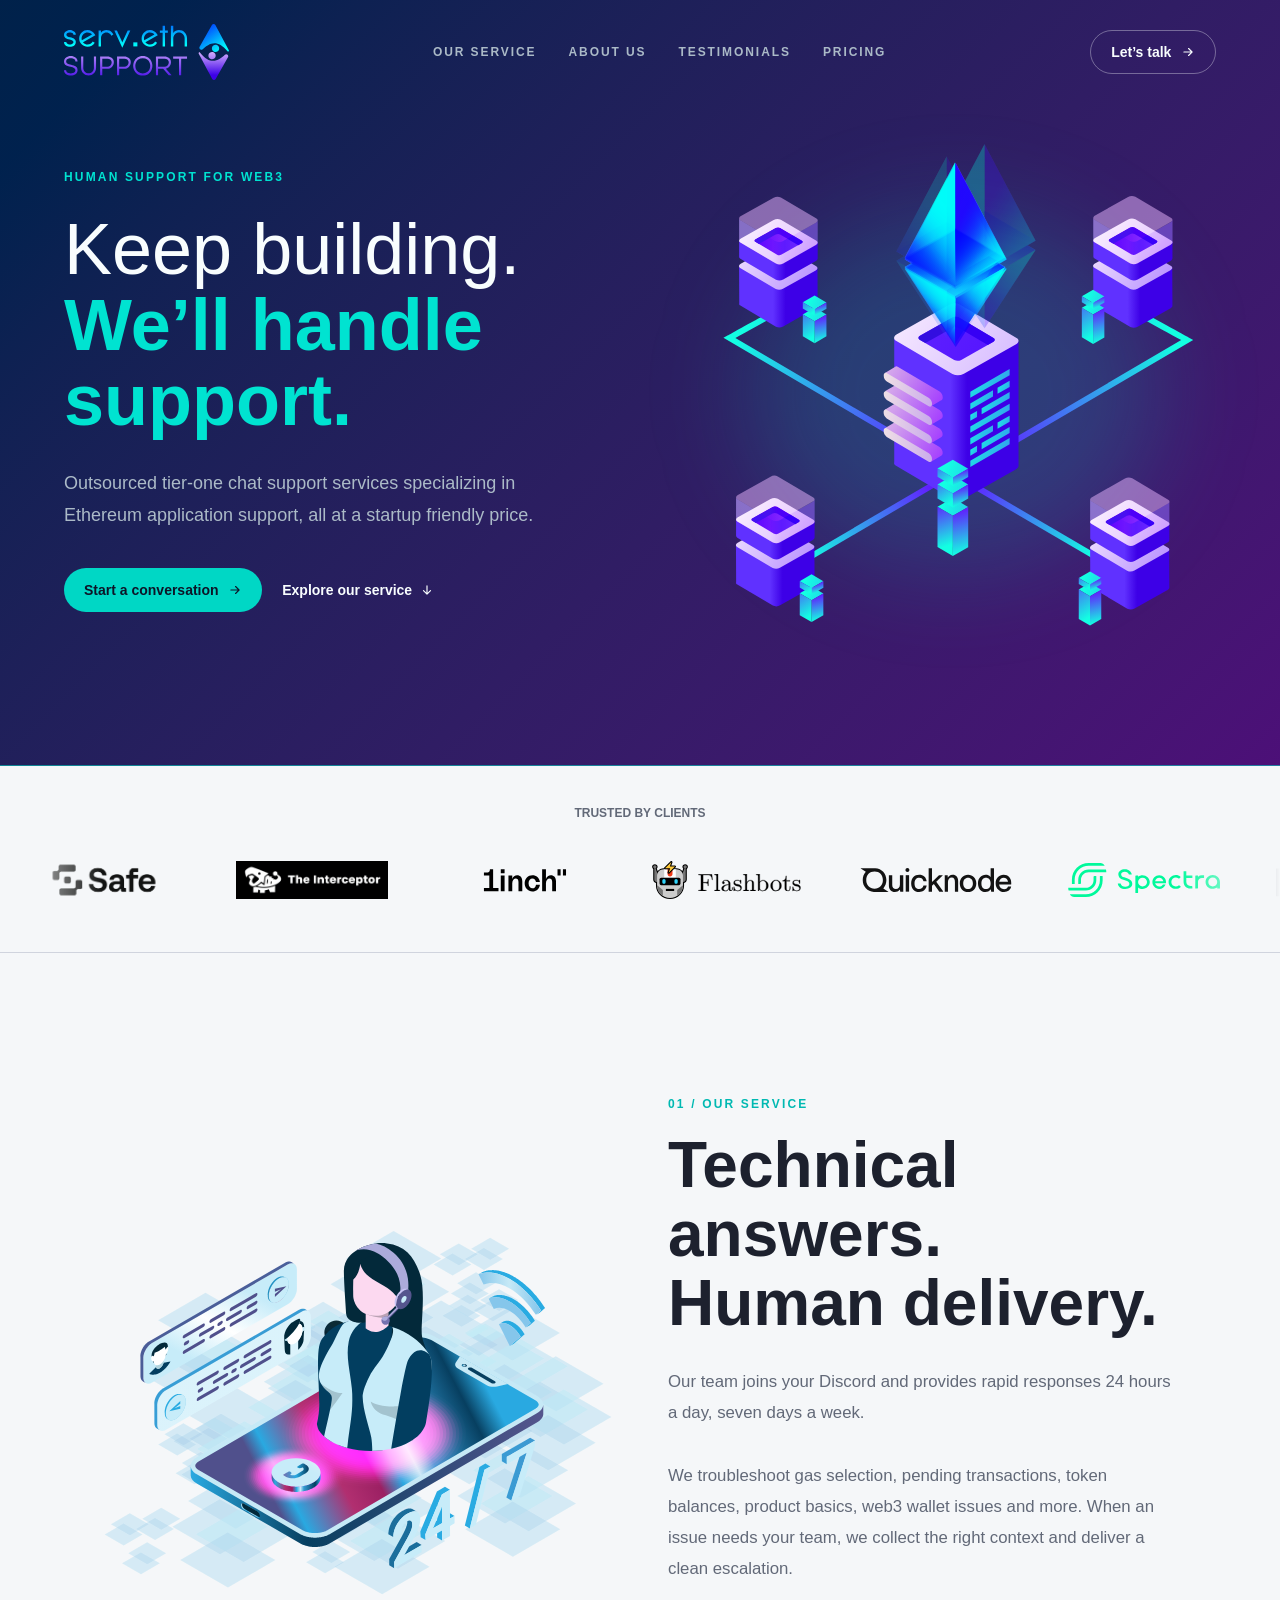
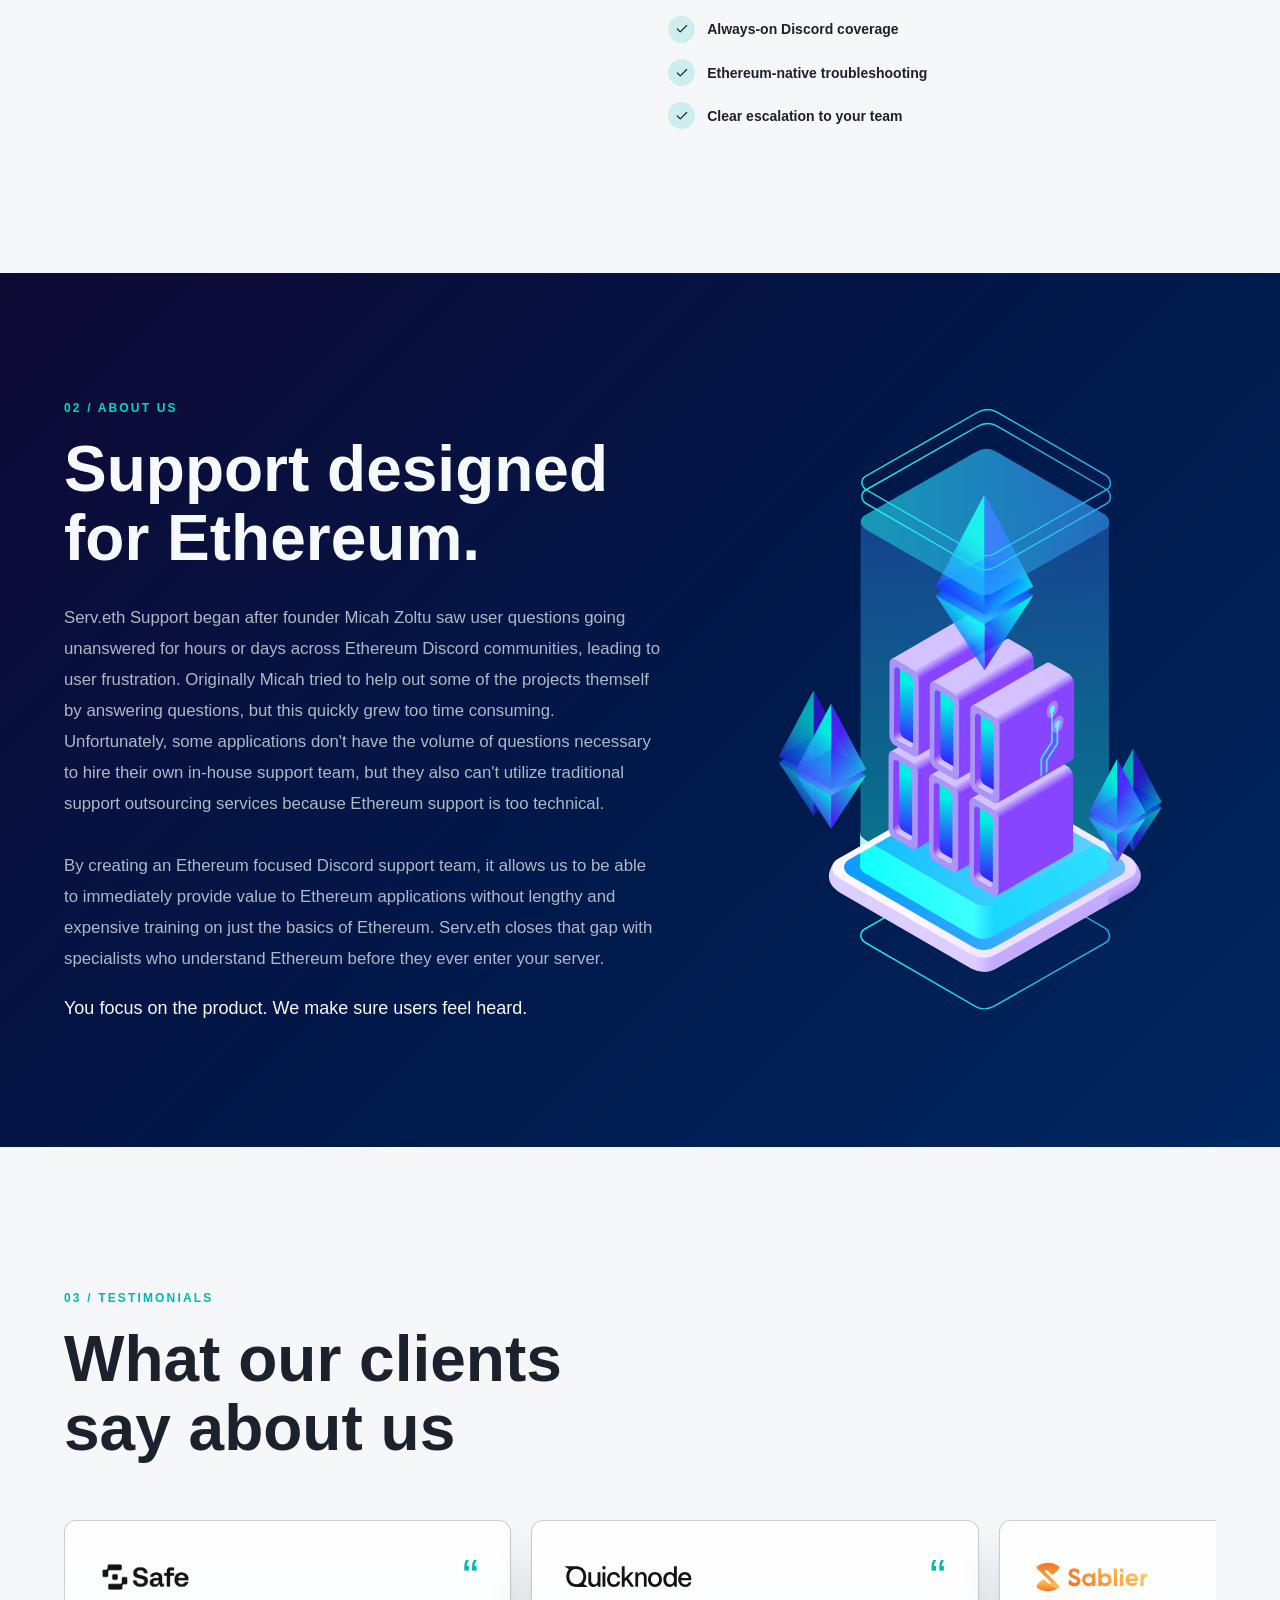
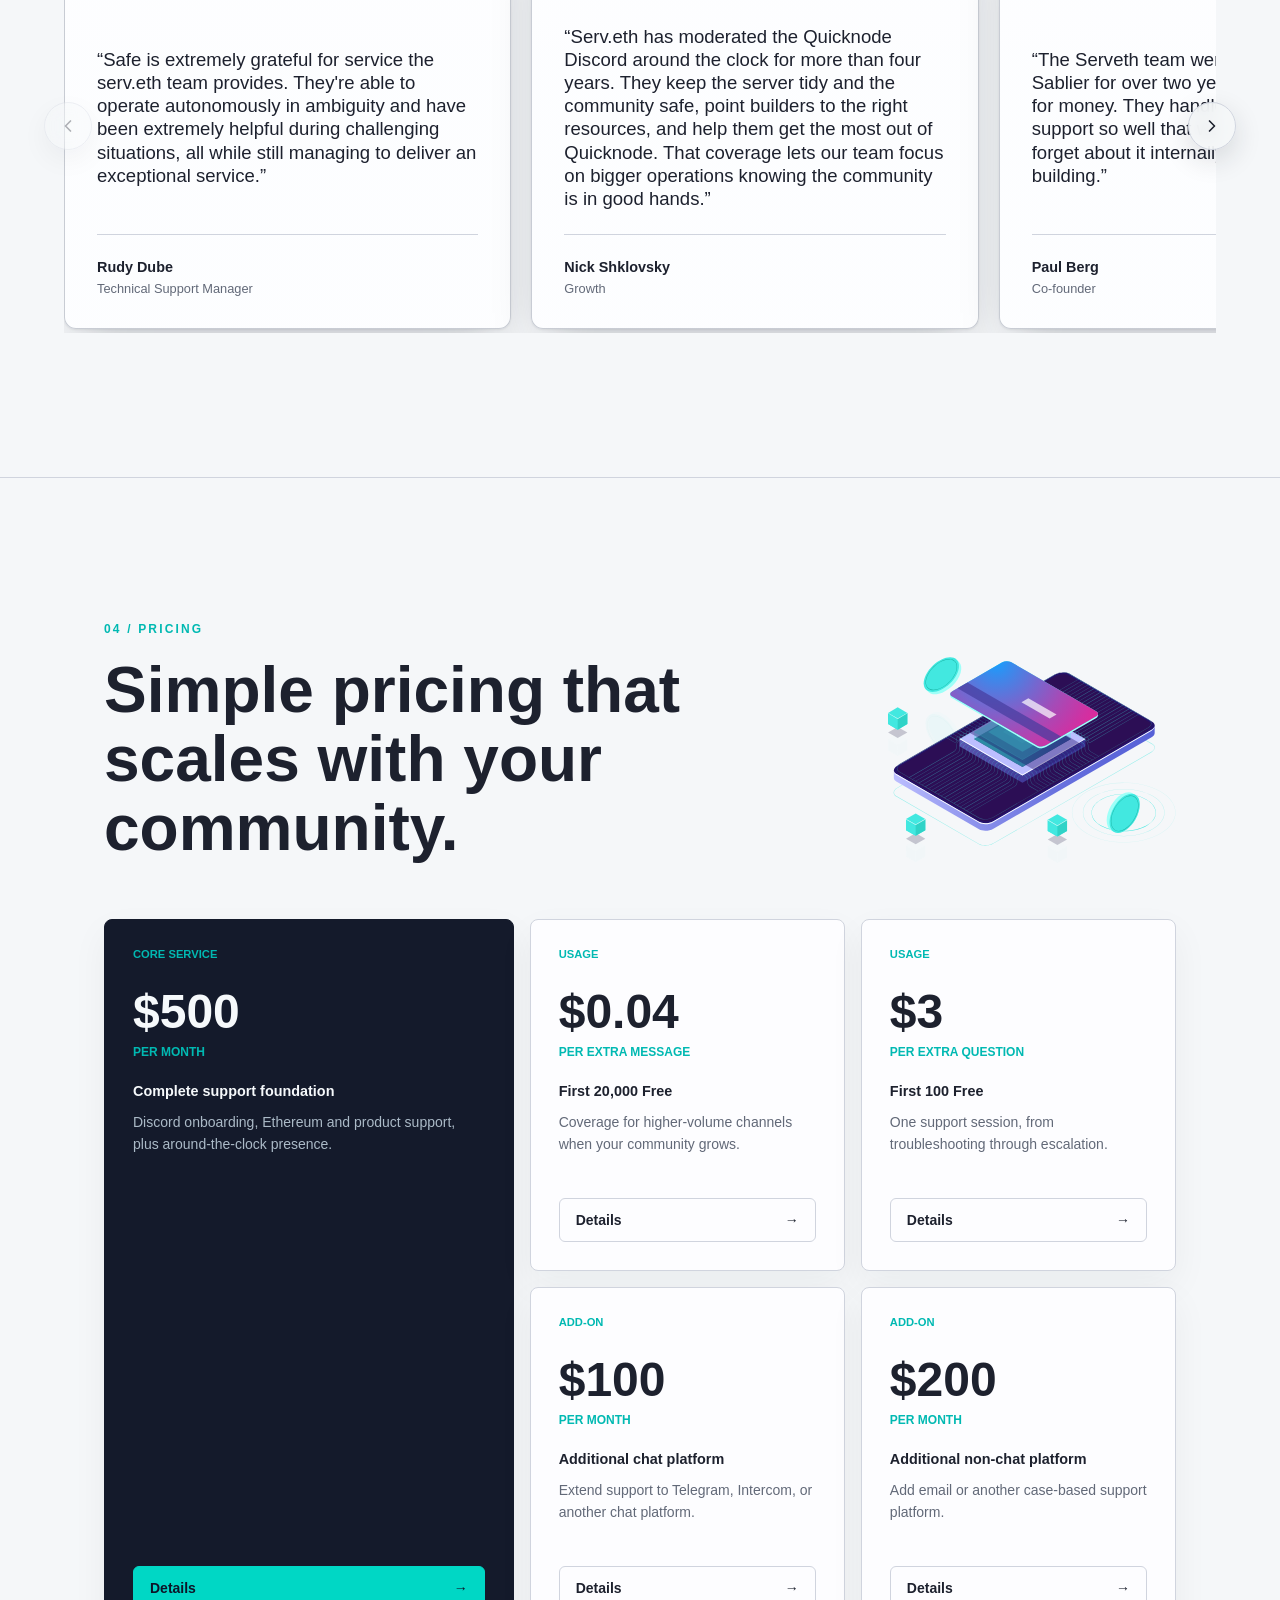
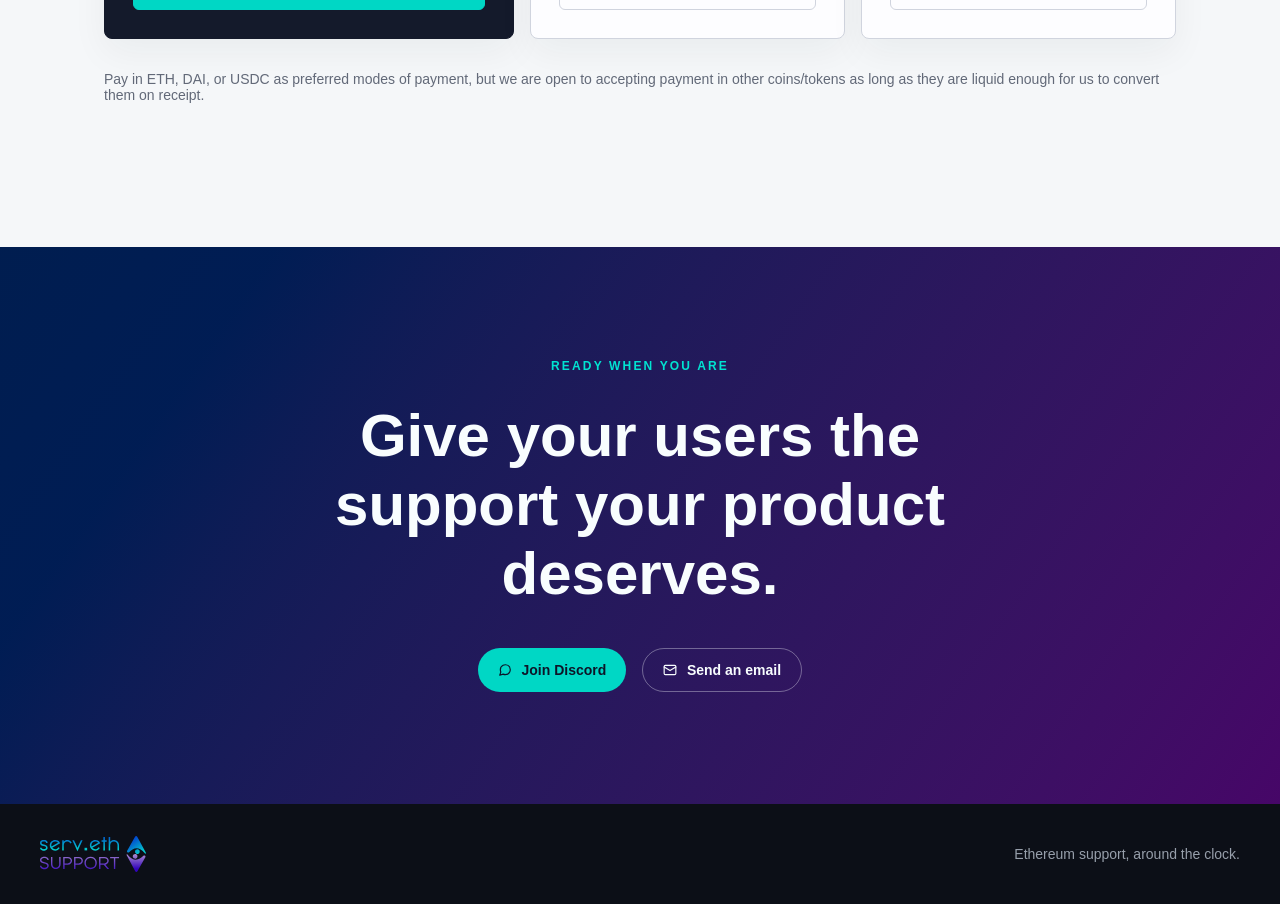
<file: index.html>
<!doctype html>
<html lang="en">
	<head>
		<meta charset="utf-8">
		<meta name="viewport" content="width=device-width, initial-scale=1">   
		<meta name="description" content="Specialized 24/7 Discord support for Ethereum applications, with crypto-friendly payments and startup-friendly pricing." />
		<meta name="author" content="Serv.eth" />
		<meta property="og:type" content="website" />
		<meta property="og:title" content="Serv.eth — Ethereum Support" />
		<meta property='og:url' content='https://serv.eth/' />
		<meta property='og:image' content='https://serveth.support/img/serveth-text-stacked-logo-gradient-right.png' />
		<meta property='og:image:width' content='1600' />
		<meta property='og:image:width' content='600' />
		<meta property='og:image' content='https://serveth.support/img/serveth-gradient-square-transparent-small.png' />
		<meta property='og:image:width' content='337' />
		<meta property='og:image:width' content='337' />
		<meta property="og:description" content="Supporting your Ethereum application so you can focus on building! We provide outsourced tier 1 chat support services specializing in Ethereum application support, all at a startup friendly price." />
		<meta property='og:determiner' content='' />
		<meta name="twitter:card" content="summary_large_image" />
		<meta property='twitter:image' content='https://serveth.support/img/serveth-gradient-square-transparent-small.png'/>

		<link rel='icon' href='./img/favicon.png' type='image/png'>
		<link rel="stylesheet" href="styles.css" />

		<title>Serv.eth — Ethereum Support, Around the Clock</title>
	</head>
	<body>
		<main>
			<!-- Hero -->
			<section id="home" class="hero">
				<nav class="nav" aria-label="Primary navigation">
					<a href="#home" aria-label="Serv.eth home">
						<img class="nav-logo" src="img/logo.svg" alt="Serv.eth" />
					</a>
					<div class="nav-links">
						<a class="nav-link" href="#service">Our service</a>
						<a class="nav-link" href="#about">About us</a>
						<a class="nav-link" href="#testimonials">Testimonials</a>
						<a class="nav-link" href="#pricing">Pricing</a>
					</div>
					<a class="outline-button" href="#contact">
						Let’s talk
						<svg class="icon" viewBox="0 0 24 24" aria-hidden="true"><path d="M5 12h14M13 6l6 6-6 6" /></svg>
					</a>
				</nav>

				<div class="hero-grid">
					<div class="hero-copy">
						<p class="eyebrow">Human support for web3</p>
						<h1 class="hero-title">Keep building.<br /><strong>We’ll handle support.</strong></h1>
						<p class="hero-sub">
							Outsourced tier-one chat support services specializing in Ethereum application support, all at a
							startup friendly price.
						</p>
						<div class="hero-actions">
							<a href="#contact" class="primary-button">
								Start a conversation
								<svg class="icon" viewBox="0 0 24 24" aria-hidden="true"><path d="M5 12h14M13 6l6 6-6 6" /></svg>
							</a>
							<a href="#service" class="text-link">
								Explore our service
								<svg class="icon" viewBox="0 0 24 24" aria-hidden="true"><path d="M12 5v14M6 13l6 6 6-6" /></svg>
							</a>
				</div>
				</div>
					<div class="hero-art">
						<div class="hero-art-glow"></div>
						<img src="img/main-image.svg" alt="Abstract Ethereum support network illustration" />
				</div>
				</div>
			</section>

			<!-- Logo marquee loop -->
			<section class="marquee-section" aria-labelledby="clients-title">
				<p id="clients-title" class="marquee-title">Trusted by Clients</p>
				<div class="marquee-mask" role="region" aria-label="Serv.eth clients">
					<div class="marquee-track">
						<div class="logo-set">
							<div class="client-logo"><img src="img/c_logo-Safe.png" alt="Safe" /></div>
							<div class="client-logo"><img src="img/c_logo-Interceptor.png" alt="Interceptor" /></div>
							<div class="client-logo"><img src="img/c_logo-1inch.svg" alt="1inch" /></div>          
							<div class="client-logo"><img src="img/c_logo-Flashbots.svg" alt="Flashbots" /></div>
							<div class="client-logo"><img src="img/c_logo-Quicknode.svg" alt="Quicknode" /></div>
							<div class="client-logo"><img src="img/c_logo-Spectra.svg" alt="Spectra" /></div>			 
							<div class="client-logo"><img src="img/c_logo-Mento.svg" alt="Mento" /></div>              
							<div class="client-logo"><img src="img/c_logo-Umbra.png" alt="Umbra" /></div>
							<div class="client-logo"><img src="img/c_logo-Enso.svg" alt="Enso" /></div>
							<div class="client-logo"><img src="img/c_logo-Rundiffusion1.webp" alt="Rundiffusion" /></div>
							<div class="client-logo"><img src="img/c_logo-Uniswap.svg" alt="Uniswap" /></div>              
							<div class="client-logo"><img src="img/c_logo-Nethermind.svg" alt="Nethermind" /></div>
							<div class="client-logo"><img src="img/c_logo-Sablier.svg" alt="Sablier" /></div>
							<div class="client-logo"><img src="img/c_logo-Integral.png" alt="Integral" /></div>			  
							<div class="client-logo"><img src="img/c_logo-Mycelium.png" alt="Mycelium" /></div>
							<div class="client-logo"><img src="img/c_logo-Oiler.svg" alt="Oiler" /></div>              
				</div>
						<div class="logo-set" aria-hidden="true">
							<div class="client-logo"><img src="img/c_logo-Safe.png" alt="" /></div>
							<div class="client-logo"><img src="img/c_logo-Interceptor.png" alt="" /></div>
							<div class="client-logo"><img src="img/c_logo-1inch.svg" alt="" /></div>        
							<div class="client-logo"><img src="img/c_logo-Flashbots.svg" alt="" /></div>
							<div class="client-logo"><img src="img/c_logo-Quicknode.svg" alt="" /></div>
							<div class="client-logo"><img src="img/c_logo-Spectra.svg" alt="" /></div>			  	
							<div class="client-logo"><img src="img/c_logo-Mento.svg" alt="" /></div>            
							<div class="client-logo"><img src="img/c_logo-Umbra.png" alt="" /></div>
							<div class="client-logo"><img src="img/c_logo-Enso.svg" alt="" /></div>
							<div class="client-logo"><img src="img/c_logo-Rundiffusion1.webp" alt="" /></div>
							<div class="client-logo"><img src="img/c_logo-Uniswap.svg" alt="" /></div>             
							<div class="client-logo"><img src="img/c_logo-Nethermind.svg" alt="" /></div>
							<div class="client-logo"><img src="img/c_logo-Sablier.svg" alt="" /></div>
							<div class="client-logo"><img src="img/c_logo-Integral.png" alt="" /></div>            			 
							<div class="client-logo"><img src="img/c_logo-Mycelium.png" alt="" /></div>
							<div class="client-logo"><img src="img/c_logo-Oiler.svg" alt="" /></div>
				</div>
				</div>
				</div>
			</section>

			<!-- Service -->
			<section class="content-section split"> 
				<div class="service-art-col">
					<img class="service-art" src="img/service-img.svg" alt="Customer support specialist illustration" loading="lazy" />
				</div>
				<div class="service-copy-col">
					<p id="service" class="section-kicker">01 / Our service</p> 
					<h2 class="section-title">Technical answers.<br />Human delivery.</h2>
					<p class="section-copy">
						Our team joins your Discord and provides rapid responses 24 hours a day, seven days a week.
						<br /><br />
						We troubleshoot gas selection, pending transactions, token balances, product basics, web3 wallet issues
						and more. When an issue needs your team, we collect the right context and deliver a clean escalation.
					</p>
					<ul class="feature-list">
						<li>
							<span class="check-icon"><svg class="icon" viewBox="0 0 24 24" aria-hidden="true"><path d="M20 6 9 17l-5-5" /></svg></span>
							Always-on Discord coverage
						</li>
						<li>
							<span class="check-icon"><svg class="icon" viewBox="0 0 24 24" aria-hidden="true"><path d="M20 6 9 17l-5-5" /></svg></span>
							Ethereum-native troubleshooting
						</li>
						<li>
							<span class="check-icon"><svg class="icon" viewBox="0 0 24 24" aria-hidden="true"><path d="M20 6 9 17l-5-5" /></svg></span>
							Clear escalation to your team
						</li>
					</ul>
				</div>
			</section>

			<!-- About -->
			<section class="about-band">
				<div class="about-inner">
					<div>
						<p id="about" class="section-kicker about-kicker">02 / About us</p> 
						<h2 class="section-title about-title">Support designed for Ethereum.</h2>
						<p class="section-copy about-copy">
							Serv.eth Support began after founder Micah Zoltu saw user questions going unanswered for hours or days
							across Ethereum Discord communities, leading to user frustration. Originally Micah tried to help out
							some of the projects themself by answering questions, but this quickly grew too time consuming.
							Unfortunately, some applications don't have the volume of questions necessary to hire their own
							in-house support team, but they also can't utilize traditional support outsourcing services because
							Ethereum support is too technical.
							<br /><br />
							By creating an Ethereum focused Discord support team, it allows us to be able to immediately provide
							value to Ethereum applications without lengthy and expensive training on just the basics of Ethereum.
							Serv.eth closes that gap with specialists who understand Ethereum before they ever enter your server.
						</p>
						<p class="about-line">You focus on the product. We make sure users feel heard.</p>
				</div>
					<img class="about-art" src="img/about-image.svg" alt="Serv.eth team collaboration illustration" loading="lazy" />
				</div>
			</section>

			<!-- Testimonials -->
			<section class="testimonials-section"> 
				<div class="testimonials-inner">
					<div class="testimonials-heading">
						<div>
							<p id="testimonials" class="section-kicker">03 / Testimonials</p> 
							<h2 class="section-title">What our clients say about us</h2>
				</div>
				</div>
					<div class="testimonial-carousel" role="region" aria-roledescription="carousel" aria-label="Client testimonials" tabindex="0">
						<button type="button" class="carousel-arrow prev testimonial-prev" aria-label="Previous testimonial"><svg class="icon" viewBox="0 0 24 24" aria-hidden="true"><path d="m15 18-6-6 6-6" /></svg></button>
						<button type="button" class="carousel-arrow next testimonial-next" aria-label="Next testimonial"><svg class="icon" viewBox="0 0 24 24" aria-hidden="true"><path d="m9 18 6-6-6-6" /></svg></button>  
						<div class="testimonial-viewport">
							<div class="testimonial-track">
								<article class="testimonial-card" aria-label="Testimonial 1 of 3">
									<div class="testimonial-logo-wrap"><img src="img/c_logo-Safe.png" alt="Safe logo" /><span aria-hidden="true">“</span></div>
									<blockquote>“Safe is extremely grateful for service the serv.eth team provides. They're able to operate autonomously in ambiguity and have been extremely helpful during challenging situations, all while still managing to deliver an exceptional service.”</blockquote>
									<div class="testimonial-person"><p class="testimonial-author">Rudy Dube</p><p class="testimonial-role">Technical Support Manager</p></div>
								</article>              
								<article class="testimonial-card" aria-label="Testimonial 2 of 3">
									<div class="testimonial-logo-wrap"><img src="img/c_logo-Quicknode.svg" alt="Quicknode logo" /><span aria-hidden="true">“</span></div>
									<blockquote>“Serv.eth has moderated the Quicknode Discord around the clock for more than four years. They keep the server tidy and the community safe, point builders to the right resources, and help them get the most out of Quicknode. That coverage lets our team focus on bigger operations knowing the community is in good hands.”</blockquote>
									<div class="testimonial-person"><p class="testimonial-author">Nick Shklovsky</p><p class="testimonial-role">Growth</p></div>
								</article>
								<article class="testimonial-card" aria-label="Testimonial 3 of 3">
									<div class="testimonial-logo-wrap"><img src="img/c_logo-Sablier.svg" alt="Sablier logo" /><span aria-hidden="true">“</span></div>
									<blockquote>“The Serveth team were a reliable partner to Sablier for over two years, offering great value for money. They handled our customer support so well that we could pretty much forget about it internally and focus on building.”</blockquote>
									<div class="testimonial-person"><p class="testimonial-author">Paul Berg</p><p class="testimonial-role">Co-founder</p></div>
								</article>  				
				</div>
				</div>
				</div>
				</div>
			</section>

			<!-- Pricing -->
			<section class="content-section"> 
				<div class="pricing-head">
					<div>
						<p id="pricing" class="section-kicker">04 / Pricing</p> 
						<h2 class="section-title">Simple pricing that scales with your community.</h2>
				</div>
					<img class="pricing-art" src="img/pricing-img.svg" alt="Cryptocurrency payment illustration" loading="lazy" />
				</div>
				<div class="pricing-layout">
					<article class="pricing-card featured"><p class="price-eyebrow">Core service</p><p class="price-amount">$500</p><p class="price-unit">Per month</p><p class="price-note">Complete support foundation</p><p class="price-summary">Discord onboarding, Ethereum and product support, plus around-the-clock presence.</p><button class="details-button" type="button" data-dialog="monthly-details">Details <span aria-hidden="true">→</span></button></article>
					<article class="pricing-card"><p class="price-eyebrow">Usage</p><p class="price-amount">$0.04</p><p class="price-unit">Per extra message</p><p class="price-note">First 20,000 Free</p><p class="price-summary">Coverage for higher-volume channels when your community grows.</p><button class="details-button" type="button" data-dialog="message-details">Details <span aria-hidden="true">→</span></button></article>
					<article class="pricing-card"><p class="price-eyebrow">Usage</p><p class="price-amount">$3</p><p class="price-unit">Per extra question</p><p class="price-note">First 100 Free</p><p class="price-summary">One support session, from troubleshooting through escalation.</p><button class="details-button" type="button" data-dialog="question-details">Details <span aria-hidden="true">→</span></button></article>
					<article class="pricing-card"><p class="price-eyebrow">Add-on</p><p class="price-amount">$100</p><p class="price-unit">Per month</p><p class="price-note">Additional chat platform</p><p class="price-summary">Extend support to Telegram, Intercom, or another chat platform.</p><button class="details-button" type="button" data-dialog="chat-details">Details <span aria-hidden="true">→</span></button></article>
					<article class="pricing-card"><p class="price-eyebrow">Add-on</p><p class="price-amount">$200</p><p class="price-unit">Per month</p><p class="price-note">Additional non-chat platform</p><p class="price-summary">Add email or another case-based support platform.</p><button class="details-button" type="button" data-dialog="nonchat-details">Details <span aria-hidden="true">→</span></button></article>
				</div>
				<div class="pricing-foot"><p>Pay in ETH, DAI, or USDC as preferred modes of payment, but we are open to accepting payment in other coins/tokens as long as they are liquid enough for us to convert them on receipt.</p></div>
			</section>

			<dialog id="monthly-details" class="pricing-dialog"><button class="dialog-close" aria-label="Close details">×</button><p class="price-eyebrow">Core service</p><h2>$500 per month</h2><p class="dialog-lead">Complete support foundation</p><div class="dialog-copy"><p>$500 in ETH, DAI, or USDC gets the team started. We learn your product, join your Discord, and begin helping with wallet, gas, pending transaction, and basic product questions.</p><p>The monthly fee covers selected channels generating up to 20,000 messages and up to 100 support questions. Coverage is 24/7, excluding one-hour meal breaks and catastrophic events.</p><p>Optional moderation can also cover spam and scams while the team is present in your channels.</p></div><a href="#contact" class="dialog-contact">Start a conversation →</a></dialog>
			<dialog id="message-details" class="pricing-dialog"><button class="dialog-close" aria-label="Close details">×</button><p class="price-eyebrow">Usage</p><h2>$0.04 per extra message</h2><p class="dialog-lead">First 20,000 included</p><div class="dialog-copy"><p>High-volume spaces such as trading, speculation, or bot channels can be monitored so support requests are not missed and moderation coverage remains complete.</p><p>The first 20,000 messages read each month are included. Each additional message is $0.04, and selected channels can be muted to keep costs focused on critical support areas.</p></div><a href="#contact" class="dialog-contact">Start a conversation →</a></dialog>
			<dialog id="question-details" class="pricing-dialog"><button class="dialog-close" aria-label="Close details">×</button><p class="price-eyebrow">Usage</p><h2>$3 per extra question</h2><p class="dialog-lead">First 100 included</p><div class="dialog-copy"><p>A question can range from basic product guidance to involved troubleshooting. If it cannot be resolved, the team gathers context, escalates it, and sets expectations with the user.</p><p>For billing, each support session counts as one question even when several related questions are handled. A return on another day is treated as a new session.</p></div><a href="#contact" class="dialog-contact">Start a conversation →</a></dialog>
			<dialog id="chat-details" class="pricing-dialog"><button class="dialog-close" aria-label="Close details">×</button><p class="price-eyebrow">Add-on</p><h2>$100 per month</h2><p class="dialog-lead">Additional chat platform</p><div class="dialog-copy"><p>$100 per month is added for each additional chat support platform, such as Telegram or Intercom.</p><p>The add-on includes the same around-the-clock service. Questions above the included allowance remain $3 per question or case.</p></div><a href="#contact" class="dialog-contact">Start a conversation →</a></dialog>
			<dialog id="nonchat-details" class="pricing-dialog"><button class="dialog-close" aria-label="Close details">×</button><p class="price-eyebrow">Add-on</p><h2>$200 per month</h2><p class="dialog-lead">Additional non-chat platform</p><div class="dialog-copy"><p>$200 per month is added for each non-chat support platform, such as email.</p><p>The add-on includes the same around-the-clock service. Overage is $5 per resolved case.</p></div><a href="#contact" class="dialog-contact">Start a conversation →</a></dialog>

			<!-- Contact -->
			<section id="contact" class="contact-band">
				<div class="contact-inner">
					<p class="eyebrow">Ready when you are</p>
					<h2 class="contact-title">Give your users the support your product deserves.</h2>
					<div class="contact-actions">
						<a href="https://discord.gg/Epk9phBzAG" class="primary-button">
							<svg class="icon" viewBox="0 0 24 24" aria-hidden="true"><path d="M21 11.5a8.38 8.38 0 0 1-.9 3.8 8.5 8.5 0 0 1-7.6 4.7 8.38 8.38 0 0 1-3.8-.9L3 21l1.9-5.7a8.38 8.38 0 0 1-.9-3.8 8.5 8.5 0 0 1 4.7-7.6 8.38 8.38 0 0 1 3.8-.9h.5a8.48 8.48 0 0 1 8 8v.5z" /></svg>
							Join Discord
						</a>
						<a href="mailto:micah@serveth.support" class="outline-button">
							<svg class="icon" viewBox="0 0 24 24" aria-hidden="true"><rect x="2" y="4" width="20" height="16" rx="2" /><path d="m22 7-10 6L2 7" /></svg>
							Send an email
						</a>
				</div>
				</div>
			</section>
		</main>

		<footer class="footer">
			<img src="img/logo.svg" alt="Serv.eth" />
			<p>Ethereum support, around the clock.</p>
		</footer>
		<script>
			(() => {
				const carousel = document.querySelector('.testimonial-carousel');
				const viewport = carousel?.querySelector('.testimonial-viewport');
				const cards = [...(carousel?.querySelectorAll('.testimonial-card') || [])];
				const prev = carousel?.querySelector('.testimonial-prev');
				const next = carousel?.querySelector('.testimonial-next');

				const CARD_GAP = 20; 
				const step = () => {
					if (!cards.length || !cards[0]) return 0;
					const delta = cards[1] ? cards[1].offsetLeft - cards[0].offsetLeft : 0;
					if (delta > 10) return delta; 
					const width = cards[0].offsetWidth || 0;
					return width ? width + CARD_GAP : 300; 
				};
				const maxScroll = () => Math.max(0, (viewport?.scrollWidth || 0) - (viewport?.clientWidth || 0));

				const paint = () => {
					if (!viewport) return;
					const current = viewport.scrollLeft;
					const max = maxScroll();
					if (prev) prev.disabled = current <= 5;
					if (next) next.disabled = current >= max - 5;
				};

				prev?.addEventListener('click', () => {
					viewport?.scrollBy({ left: -step(), behavior: 'smooth' });
				});
				next?.addEventListener('click', () => {
					viewport?.scrollBy({ left: step(), behavior: 'smooth' });
				});

				carousel?.addEventListener('keydown', (event) => {
					if (event.key === 'ArrowLeft') {
						event.preventDefault();
						viewport?.scrollBy({ left: -step(), behavior: 'smooth' });
					}
					if (event.key === 'ArrowRight') {
						event.preventDefault();
						viewport?.scrollBy({ left: step(), behavior: 'smooth' });
					}
				});

				let scrollTimer;
				viewport?.addEventListener('scroll', () => {
					clearTimeout(scrollTimer);
					scrollTimer = setTimeout(paint, 50);
				}, { passive: true });

				window.addEventListener('resize', paint);
				paint();

				window.addEventListener('load', paint);
				if (document.fonts && document.fonts.ready) document.fonts.ready.then(paint);
				setTimeout(paint, 200);
				if (window.ResizeObserver && viewport) new ResizeObserver(paint).observe(viewport.firstElementChild || viewport);

				document.querySelectorAll('[data-dialog]').forEach((button) => button.addEventListener('click', () => document.getElementById(button.dataset.dialog)?.showModal()));
				document.querySelectorAll('.pricing-dialog').forEach((dialog) => {
					dialog.querySelector('.dialog-close')?.addEventListener('click', () => dialog.close());
					dialog.querySelector('.dialog-contact')?.addEventListener('click', () => dialog.close());
					dialog.addEventListener('click', (event) => { if (event.target === dialog) dialog.close(); });
				});
			})();
		</script>
	</body>
</html>
</file>
<file: styles.css>
:root {
  --background: oklch(0.975 0.004 260);
  --foreground: oklch(0.25 0.025 270);
  --muted-foreground: oklch(0.52 0.025 265);
  --primary: oklch(0.7 0.14 190);
  --accent: oklch(0.79 0.14 184);
  --accent-foreground: oklch(0.2 0.04 265);
  --border: oklch(0.87 0.014 265);
  --hero-foreground: oklch(0.99 0.005 210);
  --hero-muted: oklch(0.78 0.025 245);
  --highlight: oklch(0.82 0.15 185);
  --about-foreground: oklch(0.98 0.005 220);
  --about-muted: oklch(0.78 0.025 245);
  --footer: oklch(0.17 0.018 270);
  --footer-muted: oklch(0.7 0.02 260);
  --surface: oklch(0.995 0.002 260);
  --strong: oklch(0.22 0.035 270);
  --strong-foreground: oklch(0.98 0.004 240);
  --card-sheen: oklch(1 0 0);
  --font-sans: "Graphik", "Helvetica Neue", Arial, sans-serif;
}

*,
*::before,
*::after { box-sizing: border-box; }

html { scroll-behavior: smooth; -webkit-text-size-adjust: 100%; }

body {
  margin: 0;
  background: var(--background);
  color: var(--foreground);
  font-family: var(--font-sans);
  overflow-x: hidden;
}

a { text-decoration: none; color: inherit; }
img { max-width: 100%; display: block; }
h1, h2, p, ul, blockquote { margin: 0; }
ul { padding: 0; list-style: none; }
::selection { background: var(--accent); color: var(--accent-foreground); }

.icon { width: 1em; height: 1em; flex: none; stroke: currentColor; fill: none; stroke-width: 2; stroke-linecap: round; stroke-linejoin: round; }

/* Hero */
.hero {
  position: relative;
  min-height: 720px;
  padding: 1.5rem 1.25rem 6rem;
  color: var(--hero-foreground);
  background: linear-gradient(135deg, oklch(0.25 0.09 250), oklch(0.34 0.16 305));
}
.hero::after {
  content: "";
  position: absolute;
  inset: auto 0 0;
  height: 1px;
  background: color-mix(in oklch, var(--accent) 55%, transparent);
}
.nav {
  position: relative;
  z-index: 10;
  margin: 0 auto;
  max-width: 72rem;
  display: flex;
  align-items: center;
  justify-content: space-between;
  gap: 1rem;
}
.nav-logo { height: 3rem; width: auto; }
.nav-links { display: none; align-items: center; gap: 2rem; font-size: 0.75rem; font-weight: 600; text-transform: uppercase; }
.nav-link { letter-spacing: 0.16em; color: var(--hero-muted); transition: color 180ms ease; }
.nav-link:hover { color: var(--hero-foreground); }

.hero-grid {
  position: relative;
  margin: 3.5rem auto 0;
  max-width: 72rem;
  display: grid;
  align-items: center;
  gap: 3rem;
  min-height: 590px;
}
.hero-copy { position: relative; z-index: 10; max-width: 36rem; animation: fade-in 700ms ease both; }
.hero-title { font-size: clamp(2.6rem, 8vw, 4.5rem); font-weight: 300; line-height: 1.05; }
.hero-title strong { font-weight: 600; color: var(--highlight); }
.hero-sub { margin-top: 1.75rem; max-width: 32rem; font-size: 1.125rem; line-height: 1.8; color: var(--hero-muted); }
.hero-actions { margin-top: 2.25rem; display: flex; flex-wrap: wrap; gap: 1rem; }
.hero-art { position: relative; margin: 0 auto; width: 100%; max-width: 32rem; animation: fade-in 700ms ease both; }
.hero-art-glow { position: absolute; inset: 14% 10%; border-radius: 50%; background: color-mix(in oklch, var(--accent) 18%, transparent); filter: blur(50px); }
.hero-art img { position: relative; z-index: 10; }

.eyebrow,
.section-kicker { font-size: 0.75rem; font-weight: 700; letter-spacing: 0.18em; text-transform: uppercase; }
.eyebrow { color: var(--highlight); margin-bottom: 1.75rem; }
.section-kicker { margin-bottom: 1.25rem; color: var(--primary); }
.section-kicker { scroll-margin-top: 2.5rem; }

.primary-button,
.outline-button {
  display: inline-flex;
  min-height: 44px;
  align-items: center;
  justify-content: center;
  gap: 0.6rem;
  border-radius: 999px;
  padding: 0.65rem 1.25rem;
  font-size: 0.875rem;
  font-weight: 700;
  transition: transform 180ms ease, background 180ms ease, color 180ms ease;
}
.primary-button { background: var(--accent); color: var(--accent-foreground); }
.outline-button { border: 1px solid color-mix(in oklch, var(--hero-foreground) 35%, transparent); color: var(--hero-foreground); }
.primary-button:hover,
.outline-button:hover { transform: translateY(-2px); }
.outline-button:hover { background: color-mix(in oklch, var(--hero-foreground) 10%, transparent); }
.text-link { display: inline-flex; align-items: center; gap: 0.5rem; padding: 0.65rem 0.25rem; color: var(--hero-foreground); font-size: 0.875rem; font-weight: 600; }

/* Marquee */
.marquee-section { background: var(--background); border-bottom: 1px solid var(--border); padding: 2.5rem 0; }
.marquee-title { margin-bottom: 1.75rem; text-align: center; font-size: 0.75rem; font-weight: 600; text-transform: uppercase; color: var(--muted-foreground); }
.marquee-mask { overflow: hidden; -webkit-mask-image: linear-gradient(to right, transparent, black 8%, black 92%, transparent); mask-image: linear-gradient(to right, transparent, black 8%, black 92%, transparent); }
.marquee-track { display: flex; width: max-content; animation: marquee 55s linear infinite; }
.marquee-mask:hover .marquee-track { animation-play-state: paused; }
.logo-set { display: flex; flex-shrink: 0; align-items: center; }
.client-logo { display: flex; width: 13rem; height: 4rem; flex-shrink: 0; align-items: center; justify-content: center; padding: 0.65rem 1.75rem; }
.client-logo img { width: 100%; height: 100%; object-fit: contain; object-position: center; }

/* Sections */
.content-section { margin-inline: auto; max-width: 72rem; padding: 7rem 1.25rem; } 
.section-title { max-width: 38rem; font-size: clamp(2.35rem, 5vw, 4rem); font-weight: 600; line-height: 1.08; }
.section-copy { margin-top: 1.75rem; max-width: 38rem; font-size: 1.05rem; line-height: 1.85; color: var(--muted-foreground); }

.split { display: grid; align-items: center; gap: 3.5rem; }
.service-art { margin: 0 auto; width: 100%; max-width: 43rem; }
.feature-list { margin-top: 2rem; display: grid; gap: 1rem; font-size: 0.875rem; font-weight: 600; }
.feature-list li { display: flex; align-items: center; gap: 0.75rem; }
.check-icon { display: inline-flex; height: 1.7rem; width: 1.7rem; align-items: center; justify-content: center; border-radius: 999px; background: color-mix(in oklch, var(--primary) 16%, transparent); }

.about-band { padding: 6rem 1.25rem; background: linear-gradient(135deg, oklch(0.18 0.08 279), oklch(0.28 0.12 250)); } 
.about-inner { margin: 0 auto; max-width: 72rem; display: grid; align-items: center; gap: 4rem; }
.about-kicker { color: var(--accent); }
.about-title { color: var(--about-foreground); }
.about-copy { color: var(--about-muted); }
.about-line { margin-top: 1.5rem; font-size: 1.125rem; font-weight: 500; color: var(--about-foreground); }
.about-art { margin: 0 auto; width: 100%; max-width: 24rem; }

.testimonials-section { padding: 7rem 1.25rem; background: var(--background); border-bottom: 1px solid var(--border); }
.testimonials-inner { margin: 0 auto; max-width: 72rem; }
.testimonials-heading { display: grid; gap: 1.5rem; align-items: end; }
.testimonials-heading > p { max-width: 20rem; color: var(--muted-foreground); line-height: 1.6; }
.testimonial-carousel { position: relative; margin-top: 3.5rem; outline: none; }
.testimonial-viewport { overflow-x: auto; overflow-y: hidden; scroll-snap-type: x mandatory; scroll-behavior: smooth; -webkit-overflow-scrolling: touch; scrollbar-width: none; -ms-overflow-style: none; padding-bottom: 0.25rem; }
.testimonial-viewport::-webkit-scrollbar { display: none; }
.testimonial-track { display: flex; gap: 1.25rem; }
.testimonial-card { display: flex; flex: 0 0 100%; min-width: 100%; min-height: 25rem; scroll-snap-align: start; flex-direction: column; justify-content: space-between; border: 1px solid color-mix(in oklch, var(--border) 60%, var(--foreground) 10%); border-radius: 0.75rem; background: linear-gradient(180deg, color-mix(in oklch, var(--card-sheen) 45%, var(--surface)) 0%, var(--surface) 32%); padding: 2rem; box-shadow: inset 0 1px 0 color-mix(in oklch, var(--card-sheen) 70%, transparent), 0 1px 2px color-mix(in oklch, var(--foreground) 8%, transparent), 0 24px 48px -16px color-mix(in oklch, var(--foreground) 26%, transparent); }
.carousel-arrow { position: absolute; top: 50%; z-index: 5; display: grid; width: 3rem; height: 3rem; transform: translateY(-50%); place-items: center; border: 1px solid var(--border); border-radius: 50%; background: color-mix(in oklch, var(--background) 86%, transparent); backdrop-filter: blur(8px); color: var(--foreground); cursor: pointer; box-shadow: 0 10px 28px color-mix(in oklch, var(--foreground) 14%, transparent); transition: opacity 180ms ease, transform 140ms ease, background 180ms ease; }
.carousel-arrow.prev { left: -0.5rem; }
.carousel-arrow.next { right: -0.5rem; }
.carousel-arrow:hover { background: var(--background); }
.carousel-arrow:active { transform: translateY(-50%) scale(0.92); }
.carousel-arrow[disabled] { opacity: 0.35; cursor: default; }
.carousel-arrow .icon { width: 1.25rem; height: 1.25rem; fill: none; stroke: currentColor; stroke-width: 2; stroke-linecap: round; stroke-linejoin: round; }
.testimonial-logo-wrap { display: flex; min-height: 3rem; align-items: center; justify-content: space-between; gap: 1rem; }
.testimonial-logo-wrap img { max-height: 2.25rem; max-width: 8rem; object-fit: contain; object-position: left center; }
.testimonial-logo-wrap span { color: var(--primary); font-size: 3rem; line-height: 1; }
.testimonial-card blockquote {  margin: 1.5rem 0; font-size: clamp(1rem, 1.45vw, 1.35rem); line-height: 1.25; }
.testimonial-person { display: grid; grid-template-columns: 1fr auto; gap: 0.35rem 1rem; border-top: 1px solid var(--border); padding-top: 1.5rem; }
.testimonial-author { font-size: 0.9rem; font-weight: 700; }
.testimonial-role { grid-column: 1; color: var(--muted-foreground); font-size: 0.8rem; }
.testimonial-company { grid-column: 2; grid-row: 1 / span 2; align-self: center; color: var(--primary); font-size: 0.75rem; font-weight: 700; text-transform: uppercase; }

.pricing-head { display: grid; align-items: end; gap: 3rem; }
.pricing-art { display: none; width: 18rem; }
.pricing-layout { margin-top: 3.5rem; display: grid; gap: 1rem; }
.pricing-card { display: flex; min-height: 22rem; flex-direction: column; border: 1px solid var(--border); border-radius: 0.5rem; background: var(--surface); padding: 1.75rem; box-shadow: 0 14px 36px color-mix(in oklch, var(--foreground) 5%, transparent); }
.pricing-card.featured { background: var(--strong); color: var(--strong-foreground); border-color: var(--strong); }
.price-eyebrow { color: var(--primary); font-size: 0.7rem; font-weight: 700; text-transform: uppercase; }
.price-amount { margin-top: 1.5rem; font-size: 3rem; font-weight: 600; }
.price-unit { margin-top: 0.35rem; font-size: 0.75rem; font-weight: 700; text-transform: uppercase; color: var(--primary); }
.price-note { margin-top: 1.5rem; font-size: 0.9rem; font-weight: 700; }
.price-summary { margin: 0.75rem 0 1.75rem; color: var(--muted-foreground); font-size: 0.875rem; line-height: 1.6; }
.featured .price-summary { color: var(--hero-muted); }
.details-button, .pricing-contact-link, .dialog-contact { display: flex; min-height: 2.75rem; align-items: center; justify-content: space-between; border: 1px solid var(--border); border-radius: 0.375rem; padding: 0.65rem 1rem; background: transparent; color: inherit; font: inherit; font-size: 0.875rem; font-weight: 700; cursor: pointer; transition: transform 180ms ease, background 180ms ease, border-color 180ms ease; }
.details-button { margin-top: auto; width: 100%; }
.featured .details-button { border-color: var(--accent); background: var(--accent); color: var(--accent-foreground); }
.details-button:hover { transform: translateY(-2px); border-color: var(--primary); background: color-mix(in oklch, var(--primary) 10%, transparent); }
.featured .details-button:hover { border-color: var(--accent); background: color-mix(in oklch, var(--accent) 82%, var(--accent-foreground)); }
.pricing-foot { display: flex; flex-direction: column; gap: 1.25rem; margin-top: 2rem; color: var(--muted-foreground); font-size: 0.875rem; }
.pricing-dialog { position: fixed; width: min(42rem, calc(100% - 2rem)); max-height: 82vh; overflow-y: auto; border: 1px solid var(--border); border-radius: 0.5rem; padding: 2rem; background: var(--background); color: var(--foreground); box-shadow: 0 25px 80px color-mix(in oklch, var(--foreground) 25%, transparent); }
.pricing-dialog::backdrop { background: color-mix(in oklch, var(--footer) 78%, transparent); }
.pricing-dialog h2 { margin-top: 1rem; font-size: clamp(2rem, 5vw, 3rem); }
.dialog-close { position: absolute; top: 1rem; right: 1rem; width: 2.5rem; height: 2.5rem; border: 0; background: transparent; color: inherit; font-size: 1.75rem; cursor: pointer; }
.dialog-lead { margin-top: 0.5rem; color: var(--muted-foreground); }
.dialog-copy { display: grid; gap: 1rem; margin-top: 2rem; color: var(--muted-foreground); line-height: 1.65; }
.dialog-copy p { padding-left: 1.4rem; position: relative; }
.dialog-copy p::before { content: "✓"; position: absolute; left: 0; color: var(--primary); font-weight: 700; }
.dialog-contact { display: inline-flex; margin-top: 2rem; border-color: var(--primary); background: var(--primary); color: var(--accent-foreground); }
.dialog-contact:hover { transform: translateY(-2px); }

.contact-band { padding: 6rem 1.25rem; text-align: center; color: var(--hero-foreground); background: linear-gradient(125deg, oklch(0.24 0.11 249), oklch(0.31 0.15 309)); }
.contact-inner { margin: 0 auto; max-width: 48rem; }
.contact-title { font-size: clamp(2.25rem, 6vw, 3.75rem); font-weight: 600; }
.contact-actions { margin-top: 2.5rem; display: flex; flex-wrap: wrap; justify-content: center; gap: 1rem; }

.footer { display: flex; flex-direction: column; align-items: center; justify-content: space-between; gap: 1.25rem; padding: 2rem 1.25rem; background: var(--footer); color: var(--footer-muted); font-size: 0.875rem; }
.footer img { height: 2.25rem; width: auto; opacity: 0.8; }

@keyframes marquee { to { transform: translateX(-50%); } }
@keyframes fade-in { from { opacity: 0; transform: translateY(12px); } to { opacity: 1; transform: none; } }

@media (min-width: 768px) {
  .hero { padding-left: 2.5rem; padding-right: 2.5rem; }
  .nav-logo { height: 3.5rem; }
  .nav-links { display: flex; }
  .hero-grid { grid-template-columns: 1.05fr 0.95fr; padding-top: 2rem; margin-top: 0; }
  .hero-art { justify-self: end; }
  .content-section { padding: 9rem 2.5rem; } 
  .split { grid-template-columns: 1fr 1fr; }
  .service-art-col { order: 1; }
  .service-copy-col { order: 2; }
  .about-band { padding: 8rem 2.5rem; } 
  .about-inner { grid-template-columns: 1.1fr 0.9fr; }
  .testimonials-section { padding: 9rem 2.5rem; }
  .testimonials-heading { grid-template-columns: 1fr auto; }
  .testimonial-card { flex-basis: calc(56% - 0.55rem); min-width: calc(56% - 0.55rem); }
  .carousel-arrow.prev { left: -1.25rem; }
  .carousel-arrow.next { right: -1.25rem; }
  .pricing-head { grid-template-columns: 1fr auto; }
  .pricing-art { display: block; }
  .pricing-layout { grid-template-columns: repeat(2, minmax(0, 1fr)); }
  .pricing-card.featured { grid-row: span 2; }
  .pricing-foot { flex-direction: row; align-items: center; justify-content: space-between; }
  .contact-band { padding: 7rem 2.5rem; }
  .footer { flex-direction: row; padding-left: 2.5rem; padding-right: 2.5rem; }
}

@media (min-width: 1024px) {
  .testimonial-card { flex-basis: calc(40% - 0.84rem); min-width: calc(40% - 0.84rem); }
  .pricing-layout { grid-template-columns: 1.3fr repeat(2, minmax(0, 1fr)); }
}

@media (prefers-reduced-motion: reduce) {
  html { scroll-behavior: auto; }
  .marquee-track { animation-play-state: paused; }
  .hero-copy, .hero-art { animation: none; }
  .testimonial-viewport { scroll-behavior: auto; }
  .carousel-arrow { transition: none; }
}
</file>
